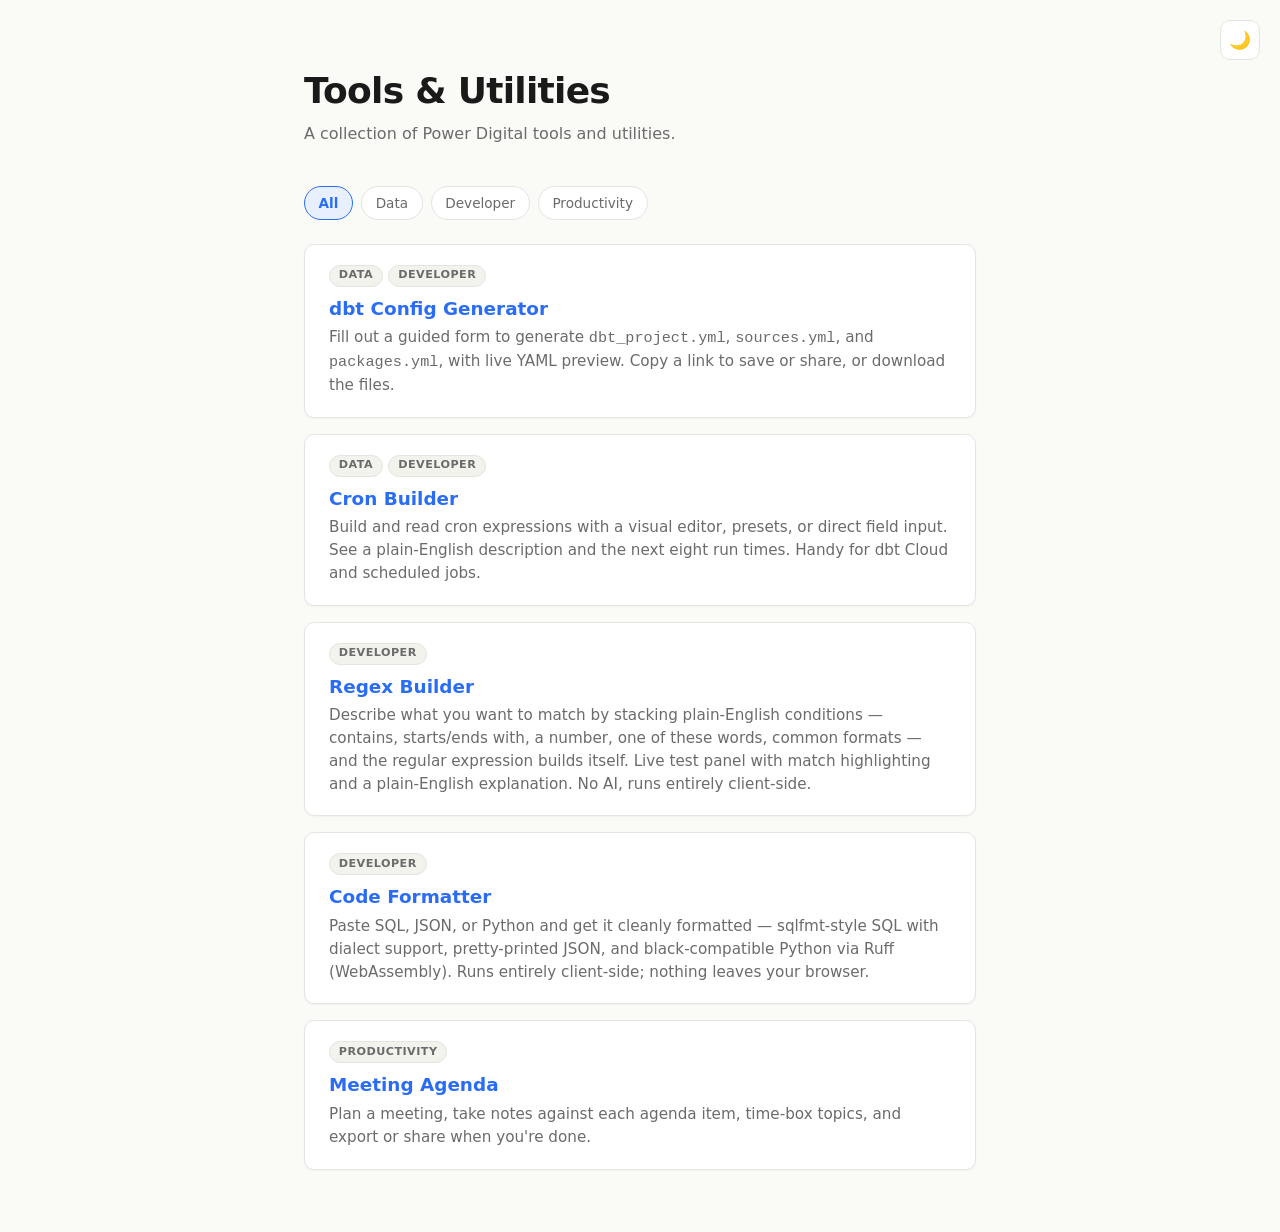
<file: index.html>
<!doctype html>
<html lang="en">
  <head>
    <meta charset="utf-8" />
    <meta name="viewport" content="width=device-width, initial-scale=1" />
    <title>Tools & Utilities</title>
    <meta name="description" content="A collection of Power Digital tools and utilities." />

    <meta property="og:title" content="Tools & Utilities" />
    <meta property="og:description" content="A collection of Power Digital tools and utilities." />
    <meta property="og:type" content="website" />
    <meta name="twitter:card" content="summary" />

    <link
      rel="icon"
      href="data:image/svg+xml,<svg xmlns='http://www.w3.org/2000/svg' viewBox='0 0 16 16'><text y='14' font-size='14'>🧰</text></svg>"
    />
    <meta id="theme-color" name="theme-color" content="#fafaf7" />

    <link rel="stylesheet" href="./styles.css?v=2" />
    <script>
      // Apply theme before paint to avoid a flash: explicit choice wins,
      // otherwise fall back to the OS preference.
      (function () {
        var saved = localStorage.getItem('web_tools.theme');
        var dark =
          saved === 'dark' ||
          (saved === null &&
            window.matchMedia('(prefers-color-scheme: dark)').matches);
        if (dark) document.documentElement.dataset.theme = 'dark';
      })();
    </script>
  </head>
  <body>
    <button id="theme-toggle" class="theme-toggle" title="Toggle dark mode" aria-label="Toggle dark mode">🌙</button>

    <main>
      <h1>Tools & Utilities</h1>
      <p class="lede">A collection of Power Digital tools and utilities.</p>

      <div class="filters" id="filters" role="group" aria-label="Filter tools by category">
        <button class="filter is-active" data-filter="all">All</button>
        <button class="filter" data-filter="data">Data</button>
        <button class="filter" data-filter="developer">Developer</button>
        <button class="filter" data-filter="productivity">Productivity</button>
      </div>

      <ul class="projects" id="projects">
        <li data-tags="data developer">
          <a href="./dbt-config/">
            <span class="tags"><span class="tag">Data</span><span class="tag">Developer</span></span>
            <h2>dbt Config Generator</h2>
            <p>Fill out a guided form to generate <code>dbt_project.yml</code>, <code>sources.yml</code>, and <code>packages.yml</code>, with live YAML preview. Copy a link to save or share, or download the files.</p>
          </a>
        </li>
        <li data-tags="data developer">
          <a href="./cron-builder/">
            <span class="tags"><span class="tag">Data</span><span class="tag">Developer</span></span>
            <h2>Cron Builder</h2>
            <p>Build and read cron expressions with a visual editor, presets, or direct field input. See a plain-English description and the next eight run times. Handy for dbt Cloud and scheduled jobs.</p>
          </a>
        </li>
        <li data-tags="developer">
          <a href="./regex-builder/">
            <span class="tags"><span class="tag">Developer</span></span>
            <h2>Regex Builder</h2>
            <p>Describe what you want to match by stacking plain-English conditions — contains, starts/ends with, a number, one of these words, common formats — and the regular expression builds itself. Live test panel with match highlighting and a plain-English explanation. No AI, runs entirely client-side.</p>
          </a>
        </li>
        <li data-tags="developer">
          <a href="./formatter/">
            <span class="tags"><span class="tag">Developer</span></span>
            <h2>Code Formatter</h2>
            <p>Paste SQL, JSON, or Python and get it cleanly formatted — sqlfmt-style SQL with dialect support, pretty-printed JSON, and black-compatible Python via Ruff (WebAssembly). Runs entirely client-side; nothing leaves your browser.</p>
          </a>
        </li>
        <li data-tags="productivity">
          <a href="./meeting-agenda/">
            <span class="tags"><span class="tag">Productivity</span></span>
            <h2>Meeting Agenda</h2>
            <p>Plan a meeting, take notes against each agenda item, time-box topics, and export or share when you're done.</p>
          </a>
        </li>
      </ul>

      <p class="no-results" id="no-results" hidden>No tools in this category yet.</p>
    </main>

    <script>
      (function () {
        const root = document.documentElement;
        const toggle = document.getElementById('theme-toggle');
        const themeColor = document.getElementById('theme-color');
        const sync = () => {
          const dark = root.dataset.theme === 'dark';
          toggle.textContent = dark ? '☀' : '🌙';
          toggle.setAttribute('aria-pressed', String(dark));
          themeColor.setAttribute('content', dark ? '#15151a' : '#fafaf7');
        };
        sync();
        toggle.addEventListener('click', () => {
          const dark = root.dataset.theme !== 'dark';
          root.dataset.theme = dark ? 'dark' : '';
          localStorage.setItem('web_tools.theme', dark ? 'dark' : 'light');
          sync();
        });
      })();

      // Category filter — show only tools tagged with the chosen category.
      (function () {
        const filters = document.getElementById('filters');
        const items = Array.from(document.querySelectorAll('#projects > li'));
        const noResults = document.getElementById('no-results');

        filters.addEventListener('click', (e) => {
          const btn = e.target.closest('.filter');
          if (!btn) return;
          const active = btn.dataset.filter;
          filters.querySelectorAll('.filter').forEach((b) =>
            b.classList.toggle('is-active', b === btn)
          );
          let shown = 0;
          items.forEach((li) => {
            const tags = (li.dataset.tags || '').split(/\s+/);
            const match = active === 'all' || tags.includes(active);
            li.hidden = !match;
            if (match) shown++;
          });
          noResults.hidden = shown > 0;
        });
      })();
    </script>
  </body>
</html>
</file>
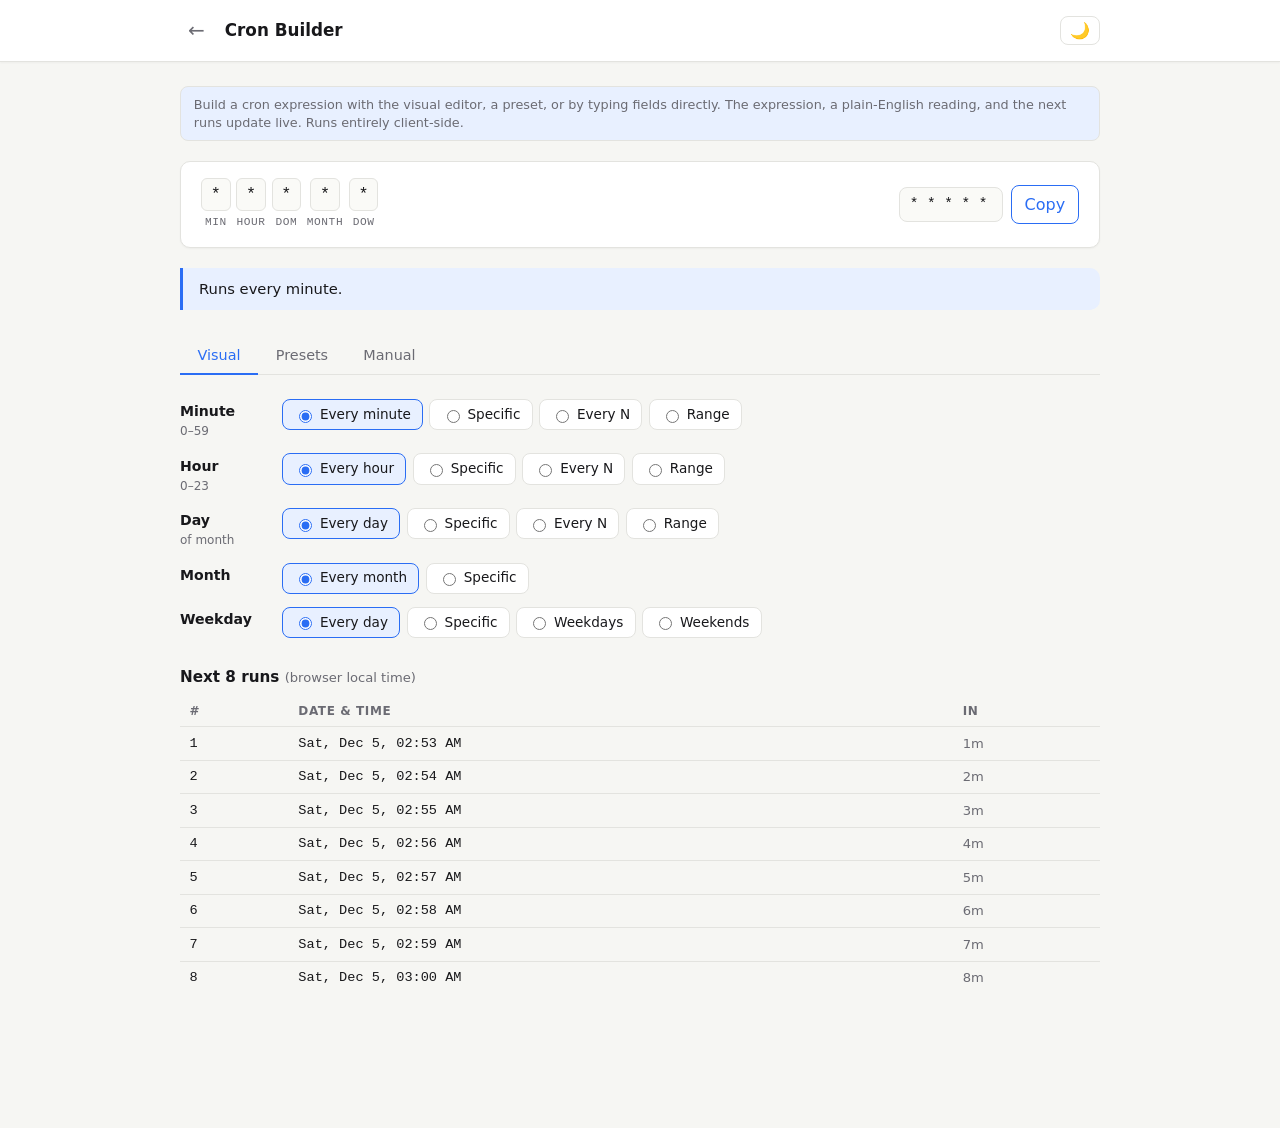
<file: cron-builder/index.html>
<!doctype html>
<html lang="en">
  <head>
    <meta charset="utf-8" />
    <meta name="viewport" content="width=device-width, initial-scale=1" />
    <title>Cron Builder</title>
    <meta name="description" content="Build and read cron expressions with a visual editor, presets, or direct input — with a plain-English description and the next runs." />
    <link
      rel="icon"
      href="data:image/svg+xml,<svg xmlns='http://www.w3.org/2000/svg' viewBox='0 0 16 16'><text y='14' font-size='14'>⏰</text></svg>"
    />
    <meta id="theme-color" name="theme-color" content="#fafaf7" />
    <link rel="stylesheet" href="./styles.css" />
    <script>
      // Apply theme before paint to avoid a flash.
      (function () {
        var saved = localStorage.getItem('web_tools.theme');
        var dark =
          saved === 'dark' ||
          (saved === null &&
            window.matchMedia('(prefers-color-scheme: dark)').matches);
        if (dark) document.documentElement.dataset.theme = 'dark';
      })();
    </script>
  </head>
  <body>
    <header class="app-header">
      <div class="app-header__inner">
        <a href="../" class="back-link" title="Back to projects">←</a>
        <h1>Cron Builder</h1>
        <div class="header-controls">
          <button id="theme-toggle" class="btn-icon" title="Toggle dark mode" aria-label="Toggle dark mode">🌙</button>
        </div>
      </div>
    </header>

    <main class="container">
      <p class="url-hint">Build a cron expression with the visual editor, a preset, or by typing fields directly. The expression, a plain-English reading, and the next runs update live. Runs entirely client-side.</p>

      <!-- expression display -->
      <section class="expr-display">
        <div class="expr-tokens" id="exprTokens"></div>
        <div class="expr-copy-row">
          <input class="expr-raw" id="exprRaw" readonly title="Click to select" />
          <button class="btn btn-accent" id="copyExpr">Copy</button>
        </div>
      </section>

      <p class="description-box" id="descriptionBox">—</p>

      <!-- mode tabs -->
      <div class="mode-tabs" role="tablist">
        <button class="mode-tab active" data-panel="visual">Visual</button>
        <button class="mode-tab" data-panel="presets">Presets</button>
        <button class="mode-tab" data-panel="manual">Manual</button>
      </div>

      <!-- ── VISUAL PANEL ── -->
      <div class="panel active" id="panel-visual">
        <div class="field-group">

          <!-- Minute -->
          <div class="cron-field" data-field="minute">
            <div class="field-name">Minute<small>0–59</small></div>
            <div class="field-controls">
              <div class="radio-row">
                <label class="radio-option checked"><input type="radio" name="minute_type" value="every" checked /> Every minute</label>
                <label class="radio-option"><input type="radio" name="minute_type" value="specific" /> Specific</label>
                <label class="radio-option"><input type="radio" name="minute_type" value="every_n" /> Every N</label>
                <label class="radio-option"><input type="radio" name="minute_type" value="range" /> Range</label>
              </div>
              <div class="sub-controls" id="minute_sub" style="display:none"></div>
            </div>
          </div>

          <!-- Hour -->
          <div class="cron-field" data-field="hour">
            <div class="field-name">Hour<small>0–23</small></div>
            <div class="field-controls">
              <div class="radio-row">
                <label class="radio-option checked"><input type="radio" name="hour_type" value="every" checked /> Every hour</label>
                <label class="radio-option"><input type="radio" name="hour_type" value="specific" /> Specific</label>
                <label class="radio-option"><input type="radio" name="hour_type" value="every_n" /> Every N</label>
                <label class="radio-option"><input type="radio" name="hour_type" value="range" /> Range</label>
              </div>
              <div class="sub-controls" id="hour_sub" style="display:none"></div>
            </div>
          </div>

          <!-- Day of month -->
          <div class="cron-field" data-field="dom">
            <div class="field-name">Day<small>of month</small></div>
            <div class="field-controls">
              <div class="radio-row">
                <label class="radio-option checked"><input type="radio" name="dom_type" value="every" checked /> Every day</label>
                <label class="radio-option"><input type="radio" name="dom_type" value="specific" /> Specific</label>
                <label class="radio-option"><input type="radio" name="dom_type" value="every_n" /> Every N</label>
                <label class="radio-option"><input type="radio" name="dom_type" value="range" /> Range</label>
              </div>
              <div class="sub-controls" id="dom_sub" style="display:none"></div>
            </div>
          </div>

          <!-- Month -->
          <div class="cron-field" data-field="month">
            <div class="field-name">Month</div>
            <div class="field-controls">
              <div class="radio-row">
                <label class="radio-option checked"><input type="radio" name="month_type" value="every" checked /> Every month</label>
                <label class="radio-option"><input type="radio" name="month_type" value="specific" /> Specific</label>
              </div>
              <div class="sub-controls" id="month_sub" style="display:none">
                <div class="chips" id="month_chips"></div>
              </div>
            </div>
          </div>

          <!-- Day of week -->
          <div class="cron-field" data-field="dow">
            <div class="field-name">Weekday</div>
            <div class="field-controls">
              <div class="radio-row">
                <label class="radio-option checked"><input type="radio" name="dow_type" value="every" checked /> Every day</label>
                <label class="radio-option"><input type="radio" name="dow_type" value="specific" /> Specific</label>
                <label class="radio-option"><input type="radio" name="dow_type" value="weekdays" /> Weekdays</label>
                <label class="radio-option"><input type="radio" name="dow_type" value="weekend" /> Weekends</label>
              </div>
              <div class="sub-controls" id="dow_sub" style="display:none">
                <div class="chips" id="dow_chips"></div>
              </div>
            </div>
          </div>

        </div>
      </div><!-- end visual -->

      <!-- ── PRESETS PANEL ── -->
      <div class="panel" id="panel-presets">
        <div class="presets-grid" id="presetsGrid"></div>
      </div>

      <!-- ── MANUAL PANEL ── -->
      <div class="panel" id="panel-manual">
        <p class="manual-hint">Enter each field directly. Use <code>*</code> for any, <code>*/n</code> for every-n, <code>a-b</code> for range, <code>a,b,c</code> for list.</p>
        <div class="manual-grid">
          <div class="manual-field"><label>Minute</label><input type="text" id="m_min" value="*" /></div>
          <div class="manual-field"><label>Hour</label><input type="text" id="m_hour" value="*" /></div>
          <div class="manual-field"><label>Day (month)</label><input type="text" id="m_dom" value="*" /></div>
          <div class="manual-field"><label>Month</label><input type="text" id="m_month" value="*" /></div>
          <div class="manual-field"><label>Weekday</label><input type="text" id="m_dow" value="*" /></div>
        </div>
      </div>

      <!-- ── NEXT RUNS ── -->
      <section class="next-runs">
        <h2>Next 8 runs <span class="next-runs__tz">(browser local time)</span></h2>
        <table class="runs-table">
          <thead><tr><th>#</th><th>Date &amp; time</th><th>In</th></tr></thead>
          <tbody id="runsBody"></tbody>
        </table>
      </section>

      <p id="status-line" class="status-line" role="status" aria-live="polite"></p>
    </main>

    <script src="./app.js"></script>
  </body>
</html>
</file>
<file: styles.css>
:root {
  --bg: #fafaf7;
  --surface: #ffffff;
  --surface-alt: #f3f3ee;
  --fg: #1a1a1a;
  --muted: #6b6b6b;
  --border: #e4e4e0;
  --accent: #2a6df4;
  --accent-hover: #1f56cc;
  --accent-soft: #e8f0ff;
  --danger: #d63b3b;
  --success: #2a9d4a;
  --shadow: 0 1px 2px rgba(0, 0, 0, 0.04);
  --radius: 10px;
}

html[data-theme="dark"] {
  --bg: #15151a;
  --surface: #1f1f25;
  --surface-alt: #25252d;
  --fg: #f1f1f4;
  --muted: #9a9aa3;
  --border: #34343c;
  --accent: #6da3ff;
  --accent-hover: #8db8ff;
  --accent-soft: #1d2a44;
  --danger: #ef6b6b;
  --success: #5ec77f;
  --shadow: 0 1px 2px rgba(0, 0, 0, 0.4);
}

* { box-sizing: border-box; }

body {
  margin: 0;
  font-family: -apple-system, BlinkMacSystemFont, "Segoe UI", system-ui, sans-serif;
  background: var(--bg);
  color: var(--fg);
  line-height: 1.5;
}

main {
  max-width: 720px;
  margin: 4rem auto;
  padding: 0 1.5rem;
}

.theme-toggle {
  position: fixed;
  top: 1.25rem;
  right: 1.25rem;
  width: 2.5rem;
  height: 2.5rem;
  display: grid;
  place-items: center;
  font-size: 1.1rem;
  background: var(--surface);
  color: var(--fg);
  border: 1px solid var(--border);
  border-radius: var(--radius);
  cursor: pointer;
  transition: border-color 120ms ease;
}

.theme-toggle:hover {
  border-color: var(--accent);
}

h1 {
  font-size: 2.25rem;
  margin: 0 0 0.25rem;
  letter-spacing: -0.02em;
}

.lede {
  color: var(--muted);
  margin: 0 0 2.5rem;
}

.filters {
  display: flex;
  flex-wrap: wrap;
  gap: 0.5rem;
  margin: 0 0 1.5rem;
}

.filter {
  font: inherit;
  font-size: 0.85rem;
  padding: 0.35rem 0.85rem;
  border-radius: 999px;
  border: 1px solid var(--border);
  background: var(--surface);
  color: var(--muted);
  cursor: pointer;
  transition: border-color 120ms ease, color 120ms ease, background 120ms ease;
}

.filter:hover { border-color: var(--accent); color: var(--fg); }

.filter.is-active {
  background: var(--accent-soft);
  border-color: var(--accent);
  color: var(--accent);
  font-weight: 600;
}

.projects {
  list-style: none;
  padding: 0;
  margin: 0 0 3rem;
  display: grid;
  gap: 1rem;
}

.projects li[hidden] { display: none; }

.tags {
  display: flex;
  flex-wrap: wrap;
  gap: 0.35rem;
  margin: 0 0 0.5rem;
}

.tag {
  font-size: 0.7rem;
  font-weight: 600;
  text-transform: uppercase;
  letter-spacing: 0.04em;
  color: var(--muted);
  background: var(--surface-alt);
  border: 1px solid var(--border);
  border-radius: 999px;
  padding: 0.1rem 0.55rem;
}

.no-results {
  color: var(--muted);
  margin: 0 0 3rem;
}

.projects a {
  display: block;
  padding: 1.25rem 1.5rem;
  background: var(--surface);
  border: 1px solid var(--border);
  border-radius: var(--radius);
  color: inherit;
  text-decoration: none;
  transition: border-color 120ms ease, transform 120ms ease;
  box-shadow: var(--shadow);
}

.projects a:hover {
  border-color: var(--accent);
  transform: translateY(-1px);
}

.projects h2 {
  margin: 0 0 0.25rem;
  font-size: 1.15rem;
  color: var(--accent);
}

.projects p {
  margin: 0;
  color: var(--muted);
  font-size: 0.95rem;
}

footer {
  color: var(--muted);
  font-size: 0.85rem;
}
</file>
<file: cron-builder/styles.css>
/* -------------------------------------------------------------------------
 * Shared theme variables — DO NOT rename. Add new ones, never delete these.
 * ------------------------------------------------------------------------- */
:root {
  --bg: #f6f6f3;
  --surface: #ffffff;
  --surface-alt: #fafaf7;
  --fg: #18181b;
  --muted: #6b6b73;
  --border: #e3e3df;
  --accent: #2a6df4;
  --accent-hover: #1f56cc;
  --accent-soft: #e8f0ff;
  --danger: #d63b3b;
  --success: #2a9d4a;
  --shadow: 0 1px 2px rgba(0, 0, 0, 0.04);
  --radius: 10px;
  --mono: "SFMono-Regular", "Consolas", "Liberation Mono", "Menlo", monospace;
}

html[data-theme="dark"] {
  --bg: #15151a;
  --surface: #1f1f25;
  --surface-alt: #25252d;
  --fg: #f1f1f4;
  --muted: #9a9aa3;
  --border: #34343c;
  --accent: #6da3ff;
  --accent-hover: #8db8ff;
  --accent-soft: #1d2a44;
  --danger: #ef6b6b;
  --success: #5ec77f;
  --shadow: 0 1px 2px rgba(0, 0, 0, 0.4);
}

* { box-sizing: border-box; }

body {
  margin: 0;
  font-family: -apple-system, BlinkMacSystemFont, "Segoe UI", system-ui, sans-serif;
  background: var(--bg);
  color: var(--fg);
  line-height: 1.45;
  -webkit-font-smoothing: antialiased;
}

/* -------------------------------------------------------------------------
 * Header (sticky)
 * ------------------------------------------------------------------------- */
.app-header {
  position: sticky;
  top: 0;
  z-index: 10;
  background: var(--surface);
  border-bottom: 1px solid var(--border);
  box-shadow: var(--shadow);
}
.app-header__inner {
  max-width: 960px;
  margin: 0 auto;
  padding: 0.75rem 1.25rem;
  display: flex;
  align-items: center;
  gap: 0.75rem;
}
.app-header h1 {
  font-size: 1.05rem;
  margin: 0;
  font-weight: 600;
}

.back-link {
  text-decoration: none;
  color: var(--muted);
  font-size: 1.25rem;
  padding: 0.25rem 0.5rem;
  border-radius: 6px;
}
.back-link:hover { background: var(--surface-alt); color: var(--fg); }

.header-controls {
  margin-left: auto;
  display: flex;
  gap: 0.5rem;
  align-items: center;
  flex-wrap: wrap;
}

/* -------------------------------------------------------------------------
 * Forms
 * ------------------------------------------------------------------------- */
select, input, textarea, button {
  font: inherit;
  color: inherit;
}

input[type="text"], input[type="date"], input[type="number"], input[type="url"], input[type="email"], textarea, select {
  background: var(--surface);
  border: 1px solid var(--border);
  border-radius: 8px;
  padding: 0.5rem 0.7rem;
  outline: none;
  transition: border-color 120ms ease;
  min-width: 0;
}
input:focus, textarea:focus, select:focus { border-color: var(--accent); }
textarea { resize: vertical; font-family: inherit; }

/* -------------------------------------------------------------------------
 * Buttons
 * ------------------------------------------------------------------------- */
.btn, .btn-primary, .btn-icon, .btn-accent, .btn-danger {
  background: var(--surface);
  border: 1px solid var(--border);
  border-radius: 8px;
  padding: 0.45rem 0.8rem;
  cursor: pointer;
  transition: background 120ms ease, border-color 120ms ease, transform 80ms ease;
  white-space: nowrap;
}
.btn:hover, .btn-primary:hover, .btn-icon:hover { background: var(--surface-alt); }
.btn:active, .btn-primary:active, .btn-icon:active { transform: translateY(1px); }

.btn-primary {
  background: var(--accent);
  color: white;
  border-color: var(--accent);
}
.btn-primary:hover { background: var(--accent-hover); border-color: var(--accent-hover); }

.btn-accent {
  border-color: var(--accent);
  color: var(--accent);
}
.btn-accent:hover { background: var(--accent-soft); }

.btn-danger {
  border-color: var(--danger);
  color: var(--danger);
}
.btn-danger:hover { background: var(--danger); color: white; }

.btn-icon {
  padding: 0.35rem 0.55rem;
  line-height: 1;
}

/* -------------------------------------------------------------------------
 * Layout
 * ------------------------------------------------------------------------- */
.container {
  max-width: 960px;
  margin: 1.5rem auto;
  padding: 0 1.25rem 4rem;
}

.url-hint {
  font-size: 0.8rem;
  color: var(--muted);
  margin: 0 0 1.25rem;
  line-height: 1.4;
  background: var(--accent-soft);
  border: 1px solid var(--border);
  border-radius: 8px;
  padding: 0.55rem 0.8rem;
}

.status-line {
  margin-top: 1rem;
  color: var(--muted);
  font-size: 0.85rem;
  min-height: 1.2em;
}
.status-line.success { color: var(--success); }
.status-line.error { color: var(--danger); }

/* -------------------------------------------------------------------------
 * Mobile
 * ------------------------------------------------------------------------- */
@media (max-width: 640px) {
  .app-header h1 { display: none; }
}

/* =========================================================================
 * Cron Builder — tool-specific
 * ========================================================================= */

/* ── expression display ── */
.expr-display {
  background: var(--surface);
  border: 1px solid var(--border);
  border-radius: var(--radius);
  padding: 1rem 1.25rem;
  margin-bottom: 1.25rem;
  display: flex;
  align-items: center;
  justify-content: space-between;
  gap: 1rem;
  flex-wrap: wrap;
  box-shadow: var(--shadow);
}
.expr-tokens {
  display: flex;
  gap: 0.35rem;
  flex-wrap: wrap;
  align-items: center;
  font-family: var(--mono);
  font-size: 1.05rem;
}
.expr-token {
  padding: 0.2rem 0.55rem;
  border-radius: 6px;
  background: var(--surface-alt);
  border: 1px solid var(--border);
  transition: background 0.15s, color 0.15s, border-color 0.15s;
}
.expr-token.active {
  background: var(--accent-soft);
  color: var(--accent);
  border-color: var(--accent);
  font-weight: 600;
}
.expr-label {
  font-size: 0.7rem;
  color: var(--muted);
  text-transform: uppercase;
  letter-spacing: 0.05em;
  margin-top: 0.2rem;
  text-align: center;
}
.token-wrap { display: flex; flex-direction: column; align-items: center; }

.expr-copy-row {
  display: flex;
  align-items: center;
  gap: 0.5rem;
}
.expr-raw {
  font-family: var(--mono);
  font-size: 0.9rem;
  color: var(--fg);
  cursor: pointer;
  padding: 0.4rem 0.6rem;
  border-radius: 8px;
  border: 1px solid var(--border);
  background: var(--surface-alt);
  width: 12ch;
}
.expr-raw:hover { border-color: var(--accent); }

/* ── description ── */
.description-box {
  background: var(--accent-soft);
  border-left: 3px solid var(--accent);
  border-radius: 0 var(--radius) var(--radius) 0;
  padding: 0.65rem 1rem;
  font-size: 0.92rem;
  color: var(--fg);
  margin: 0 0 1.75rem;
  min-height: 2.4rem;
}

/* ── tab mode selector ── */
.mode-tabs {
  display: flex;
  border-bottom: 1px solid var(--border);
  margin-bottom: 1.5rem;
}
.mode-tab {
  background: none;
  border: none;
  border-bottom: 2px solid transparent;
  padding: 0.45rem 1.1rem;
  font-size: 0.9rem;
  font-weight: 500;
  color: var(--muted);
  cursor: pointer;
  margin-bottom: -1px;
  transition: color 0.15s, border-color 0.15s;
}
.mode-tab:hover { color: var(--fg); }
.mode-tab.active { color: var(--accent); border-bottom-color: var(--accent); }

/* ── panels ── */
.panel { display: none; }
.panel.active { display: block; }

/* ── visual builder ── */
.field-group {
  display: flex;
  flex-direction: column;
  gap: 0.8rem;
}

.cron-field {
  display: grid;
  grid-template-columns: 90px 1fr;
  align-items: start;
  gap: 0.75rem;
}
@media (max-width: 520px) {
  .cron-field { grid-template-columns: 1fr; }
}

.field-name {
  font-size: 0.88rem;
  font-weight: 600;
  padding-top: 0.15rem;
  color: var(--fg);
}
.field-name small {
  display: block;
  font-weight: 400;
  font-size: 0.75rem;
  color: var(--muted);
  margin-top: 0.1rem;
}

.field-controls {
  display: flex;
  flex-direction: column;
  gap: 0.5rem;
}

.radio-row {
  display: flex;
  gap: 0.4rem;
  flex-wrap: wrap;
}
.radio-option {
  display: flex;
  align-items: center;
  gap: 0.3rem;
  font-size: 0.85rem;
  cursor: pointer;
  padding: 0.3rem 0.7rem;
  border-radius: 8px;
  border: 1px solid var(--border);
  background: var(--surface);
  transition: border-color 0.12s, background 0.12s;
  user-select: none;
}
.radio-option:hover { border-color: var(--accent); background: var(--accent-soft); }
.radio-option input[type=radio] { accent-color: var(--accent); }
.radio-option.checked { border-color: var(--accent); background: var(--accent-soft); }

.sub-controls {
  display: flex;
  gap: 0.5rem;
  align-items: center;
  flex-wrap: wrap;
  font-size: 0.85rem;
}
.sub-controls input[type=number],
.sub-controls input[type=text],
.sub-controls select {
  padding: 0.35rem 0.5rem;
  font-size: 0.85rem;
  width: 4.5rem;
}
.sub-controls select { width: auto; }
.sub-controls .muted { color: var(--muted); }

/* chips for multi-select days/months */
.chips {
  display: flex;
  flex-wrap: wrap;
  gap: 0.3rem;
}
.chip {
  padding: 0.22rem 0.55rem;
  border-radius: 6px;
  border: 1px solid var(--border);
  background: var(--surface);
  font-size: 0.8rem;
  cursor: pointer;
  user-select: none;
  transition: border-color 0.12s, background 0.12s;
}
.chip:hover { border-color: var(--accent); }
.chip.selected { background: var(--accent-soft); border-color: var(--accent); color: var(--accent); font-weight: 600; }

/* ── presets ── */
.presets-grid {
  display: grid;
  grid-template-columns: repeat(auto-fill, minmax(180px, 1fr));
  gap: 0.6rem;
}
.preset-card {
  border: 1px solid var(--border);
  border-radius: var(--radius);
  padding: 0.7rem 0.9rem;
  cursor: pointer;
  background: var(--surface);
  transition: border-color 0.15s, background 0.15s;
}
.preset-card:hover { border-color: var(--accent); background: var(--accent-soft); }
.preset-card .preset-label { font-weight: 600; font-size: 0.88rem; margin-bottom: 0.2rem; }
.preset-card .preset-expr { font-family: var(--mono); font-size: 0.8rem; color: var(--muted); }
.preset-card .preset-desc { font-size: 0.8rem; color: var(--muted); margin-top: 0.2rem; }

/* ── manual input ── */
.manual-grid {
  display: grid;
  grid-template-columns: repeat(5, 1fr);
  gap: 0.5rem;
  margin-bottom: 1rem;
}
@media (max-width: 480px) { .manual-grid { grid-template-columns: repeat(3, 1fr); } }
.manual-field label { font-size: 0.75rem; color: var(--muted); display: block; margin-bottom: 0.25rem; }
.manual-field input {
  width: 100%;
  font-family: var(--mono);
  font-size: 0.9rem;
  text-align: center;
}

.manual-hint {
  font-size: 0.8rem;
  color: var(--muted);
  margin-bottom: 1rem;
}
.manual-hint code {
  font-family: var(--mono);
  background: var(--surface-alt);
  padding: 0.05rem 0.3rem;
  border-radius: 3px;
}

/* ── next runs table ── */
.next-runs { margin-top: 1.75rem; }
.next-runs h2 { font-size: 0.95rem; font-weight: 600; margin: 0 0 0.6rem; }
.next-runs__tz { font-weight: 400; color: var(--muted); font-size: 0.82rem; }
.runs-table {
  width: 100%;
  border-collapse: collapse;
  font-size: 0.85rem;
}
.runs-table th {
  text-align: left;
  padding: 0.35rem 0.6rem;
  font-size: 0.75rem;
  font-weight: 600;
  text-transform: uppercase;
  letter-spacing: 0.05em;
  color: var(--muted);
  border-bottom: 1px solid var(--border);
}
.runs-table td {
  padding: 0.4rem 0.6rem;
  border-bottom: 1px solid var(--border);
  font-family: var(--mono);
}
.runs-table tr:last-child td { border-bottom: none; }
.runs-table td.relative { color: var(--muted); font-family: inherit; font-size: 0.82rem; }
</file>
